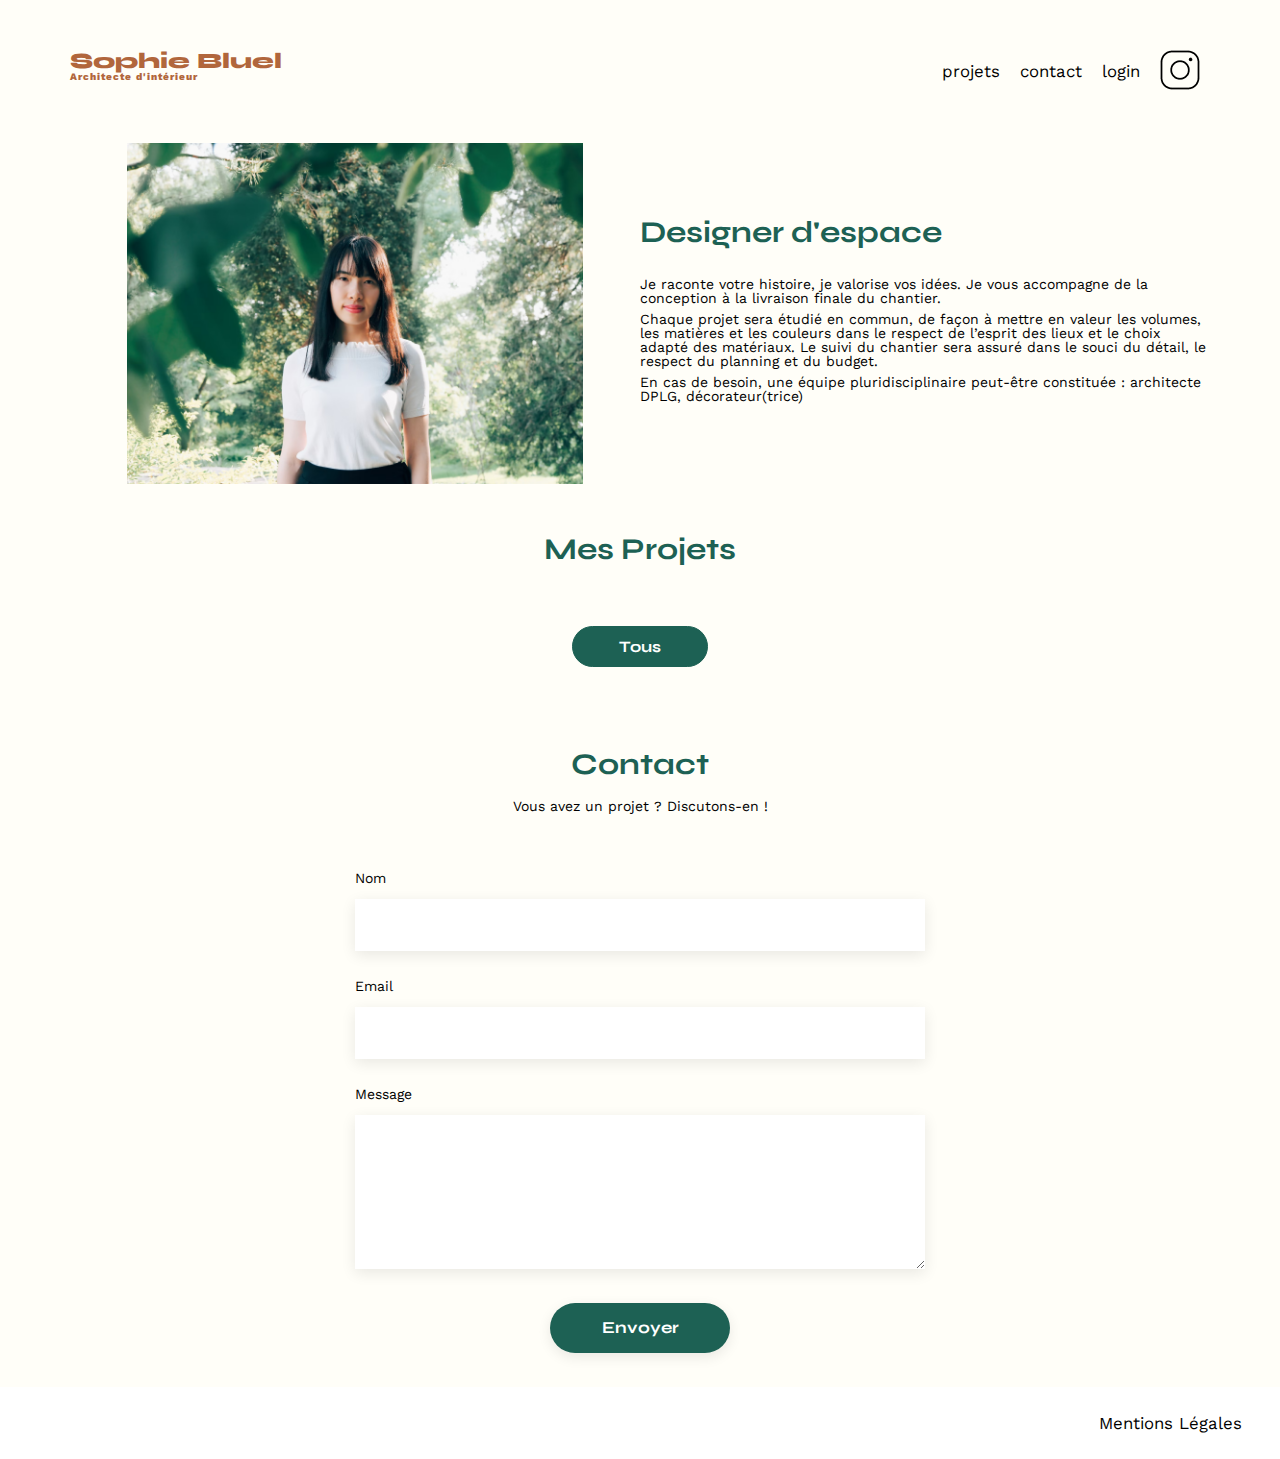
<file: FrontEnd/index.html>
<!DOCTYPE html>
<html lang="fr">
<head>
	<meta charset="UTF-8">
	<title>Sophie Bluel - Architecte d'intérieur</title>
	<meta name="viewport" content="width=device-width, initial-scale=1.0">
	<link rel="preconnect" href="https://fonts.googleapis.com">
	<link rel="preconnect" href="https://fonts.gstatic.com" crossorigin>
	<link href="https://fonts.googleapis.com/css2?family=Syne:wght@700;800&family=Work+Sans&display=swap" rel="stylesheet">
	<meta name="description" content="">
	<link rel="stylesheet" href="./assets/style.css">
</head>
<body>
<header>
	<h1>Sophie Bluel <span>Architecte d'intérieur</span></h1>
	<nav>
		<ul>
			<li><a href="index.html">projets</a></li>
			<li><a href="#">contact</a></li>
			<li><a href="login.html">login</a></li>
			<li><img src="./assets/icons/instagram.png" alt="Instagram"></li>
		</ul>
	</nav>
</header>
<main>
	<section id="introduction">
		<figure>
			<img src="./assets/images/sophie-bluel.png" alt="">
		</figure>
		<article>
			<h2>Designer d'espace</h2>
			<p>Je raconte votre histoire, je valorise vos idées. Je vous accompagne de la conception à la livraison finale du chantier.</p>
			<p>Chaque projet sera étudié en commun, de façon à mettre en valeur les volumes, les matières et les couleurs dans le respect de l’esprit des lieux et le choix adapté des matériaux. Le suivi du chantier sera assuré dans le souci du détail, le respect du planning et du budget.</p>
			<p>En cas de besoin, une équipe pluridisciplinaire peut-être constituée : architecte DPLG, décorateur(trice)</p>
		</article>
	</section>
	<section id="portfolio">
		<h2>Mes Projets</h2>
		<div class="filters" id="filters">
			<button data-category-id="tous" class="active">Tous</button>
			<!-- Filters buttons will be added here dynamically by JS -->
		</div>
		<div class="gallery" id="gallery">
			<!-- Projects will be added here dynamically by JS -->
		</div>
	</section>
	
	<section id="contact">
		<h2>Contact</h2>
		<p>Vous avez un projet ? Discutons-en !</p>
		<form action="#" method="post">
			<label for="name">Nom</label>
			<input type="text" name="name" id="name">
			<label for="email">Email</label>
			<input type="email" name="email" id="email">
			<label for="message">Message</label>
			<textarea name="message" id="message" cols="30" rows="10"></textarea>
			<input type="submit" value="Envoyer">
		</form>
	</section>
</main>

<footer>
	<nav>
		<ul>
			<li>Mentions Légales</li>
		</ul>
	</nav>
</footer>
<script src="projects.js"></script>
</body>
</html>
</file>
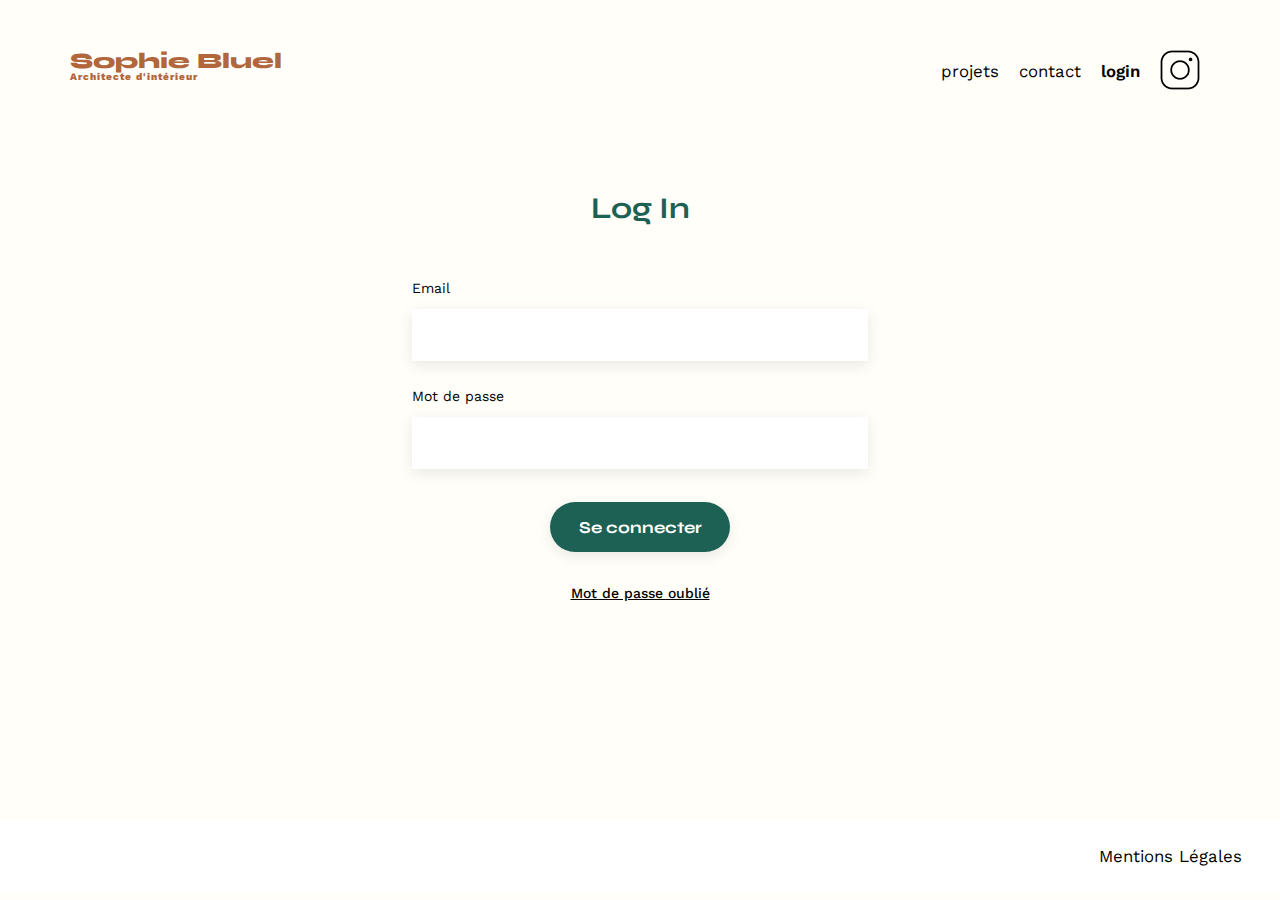
<file: FrontEnd/login.html>
<!DOCTYPE html>
<html lang="fr">
<head>
	<meta charset="UTF-8">
	<title>Sophie Bluel - Architecte d'intérieur</title>
	<meta name="viewport" content="width=device-width, initial-scale=1.0">
	<link rel="preconnect" href="https://fonts.googleapis.com">
	<link rel="preconnect" href="https://fonts.gstatic.com" crossorigin>
	<link href="https://fonts.googleapis.com/css2?family=Syne:wght@700;800&family=Work+Sans&display=swap" rel="stylesheet">
	<meta name="description" content="">
	<link rel="stylesheet" href="./assets/style.css">
</head>
<body>
<header>
	<h1>Sophie Bluel <span>Architecte d'intérieur</span></h1>
	<nav>
		<ul>
			<li><a href="index.html">projets</a></li>
			<li><a href="#">contact</a></li>
			<li><a href="login.html" id="strong-link">login</a></li>
			<li><img src="./assets/icons/instagram.png" alt="Instagram"></li>
		</ul>
	</nav>
</header>

<main>

    <section id="login">
		<h2>Log In</h2>
		<form action="#" method="post">
			<label for="email">Email</label>
			<input type="email" name="email" id="email">
            <label for="password">Mot de passe</label>
            <input type="password" name="password" id="password">
			<input type="submit" value="Se connecter">
            <a href="#">Mot de passe oublié</a>
		</form>
	</section>

</main>

<footer>
	<nav>
		<ul>
			<li>Mentions Légales</li>
		</ul>
	</nav>
</footer>
<script src="login.js"></script>
</body>
</html>
</file>
<file: FrontEnd/assets/style.css>
/* http://meyerweb.com/eric/tools/css/reset/
   v2.0 | 20110126
   License: none (public domain)
*/

html, body, div, span, applet, object, iframe,
h1, h2, h3, h4, h5, h6, p, blockquote, pre,
a, abbr, acronym, address, big, cite, code,
del, dfn, em, img, ins, kbd, q, s, samp,
small, strike, strong, sub, sup, tt, var,
b, u, i, center,
dl, dt, dd, ol, ul, li,
fieldset, form, label, legend,
table, caption, tbody, tfoot, thead, tr, th, td,
article, aside, canvas, details, embed,
figure, figcaption, footer, header, hgroup,
menu, nav, output, ruby, section, summary,
time, mark, audio, video {
	margin: 0;
	padding: 0;
	border: 0;
	font-size: 100%;
	font: inherit;
	vertical-align: baseline;
}
/* HTML5 display-role reset for older browsers */
article, aside, details, figcaption, figure,
footer, header, hgroup, menu, nav, section {
	display: block;
}
body {
	line-height: 1;
}
ol, ul {
	list-style: none;
}
blockquote, q {
	quotes: none;
}
blockquote:before, blockquote:after,
q:before, q:after {
	content: '';
	content: none;
}
table {
	border-collapse: collapse;
	border-spacing: 0;
}
/** end reset css**/
body {
	max-width: 1140px;
	margin:auto;
	font-family: 'Work Sans' ;
	font-size: 14px;
	background-color: #FFFEF8;
}
header {
	display: flex;
	justify-content: space-between;
	margin: 50px 0
}
section {
	margin: 50px 0
}

h1{
	display: flex;
	flex-direction: column;
	font-family: 'Syne';
	font-size: 22px;
	font-weight: 800;
	color: #B1663C
}

h1 > span {
	font-family: 'Work Sans';
	font-size:10px;
	letter-spacing: 0.1em;
;
}

h2{
	font-family: 'Syne';
	font-weight: 700;
	font-size: 30px;
	color: #1D6154
}
nav ul {
	display: flex;
	align-items: center;
	list-style-type: none;

}
nav li {
	padding: 0 10px;
	font-size: 1.2em;
}

li:hover {
	color: #B1663C;
}
#introduction {
	display: flex;
	align-items: center;
}
#introduction figure {
	flex: 1
}
#introduction img {
	display: block;
	margin: auto;
	width: 80%;
}

#introduction article {
	flex: 1
}
#introduction h2 {
	margin-bottom: 1em;
}

#introduction p {
	margin-bottom: 0.5em;
}
#portfolio h2 {
	text-align: center;
	margin-bottom: 1em;
}

button{
	font-family: 'Syne';
	font-weight: 700;
	color:#1D6154;
	border: 1px solid #1D6154;
	background-color: white;
	margin : 2em auto ;
	width: auto;
	min-width:20%;
	padding: 10px 10px;
	border-radius: 60px ;
	font-size:16px;
}

button:active{
	color: white;
	background-color: #1D6154;
}

.active{
	color: white;
	background-color: #1D6154;

}



.filters{
	display: flex;
	width:60%;
	margin: auto;
	justify-content: space-evenly;
}

.gallery {
	width: 100%;
	display: grid;
	grid-template-columns: 1fr 1fr 1fr;
	grid-column-gap: 20px;
	grid-row-gap: 20px;
}

.gallery img {
	width: 100%;

}
#contact {
	width: 50%;
margin: auto;
}
#contact > * {
	text-align: center;

}
#contact h2{
	margin-bottom: 20px;
}
#contact form {
	text-align: left;
	margin-top:30px;
	display: flex;
	flex-direction: column;
}

#contact input {
	height: 50px;
	font-size: 1.2em;
	border: none;
	box-shadow: 0px 4px 14px rgba(0, 0, 0, 0.09);
}
#contact label {
	margin: 2em 0 1em 0;
}
#contact textarea {
	border: none;
	box-shadow: 0px 4px 14px rgba(0, 0, 0, 0.09);
}

input[type="submit"]{
	font-family: 'Syne';
	font-weight: 700;
	color: white;
	background-color: #1D6154;
	margin : 2em auto ;
	width: 180px;
	text-align: center;
	border-radius: 60px ;
}

footer nav ul {
	display: flex;
	justify-content: flex-end;
	margin: 2em
}

footer{
	background-color: white;
	position:absolute;
	width: 100%;
	left:0;
}

a {
	text-decoration: none;
	color:black;
}

/***************************** LOGIN PAGE ******************************/

#strong-link{
	font-weight: 600;
}

#login {
	width: 40%;
	margin: 100px auto 220px;
}
#login > * {
	text-align: center;

}
#login h2{
	margin-bottom: 20px;
}
#login form {
	text-align: left;
	margin-top:30px;
	display: flex;
	flex-direction: column;
}

#login input {
	height: 50px;
	font-size: 1.2em;
	border: none;
	box-shadow: 0px 4px 14px rgba(0, 0, 0, 0.09);
}
#login label {
	margin: 2em 0 1em 0;
}

#login a{
	text-align: center;
	font-weight: 500;
	text-decoration: underline;
}
</file>
